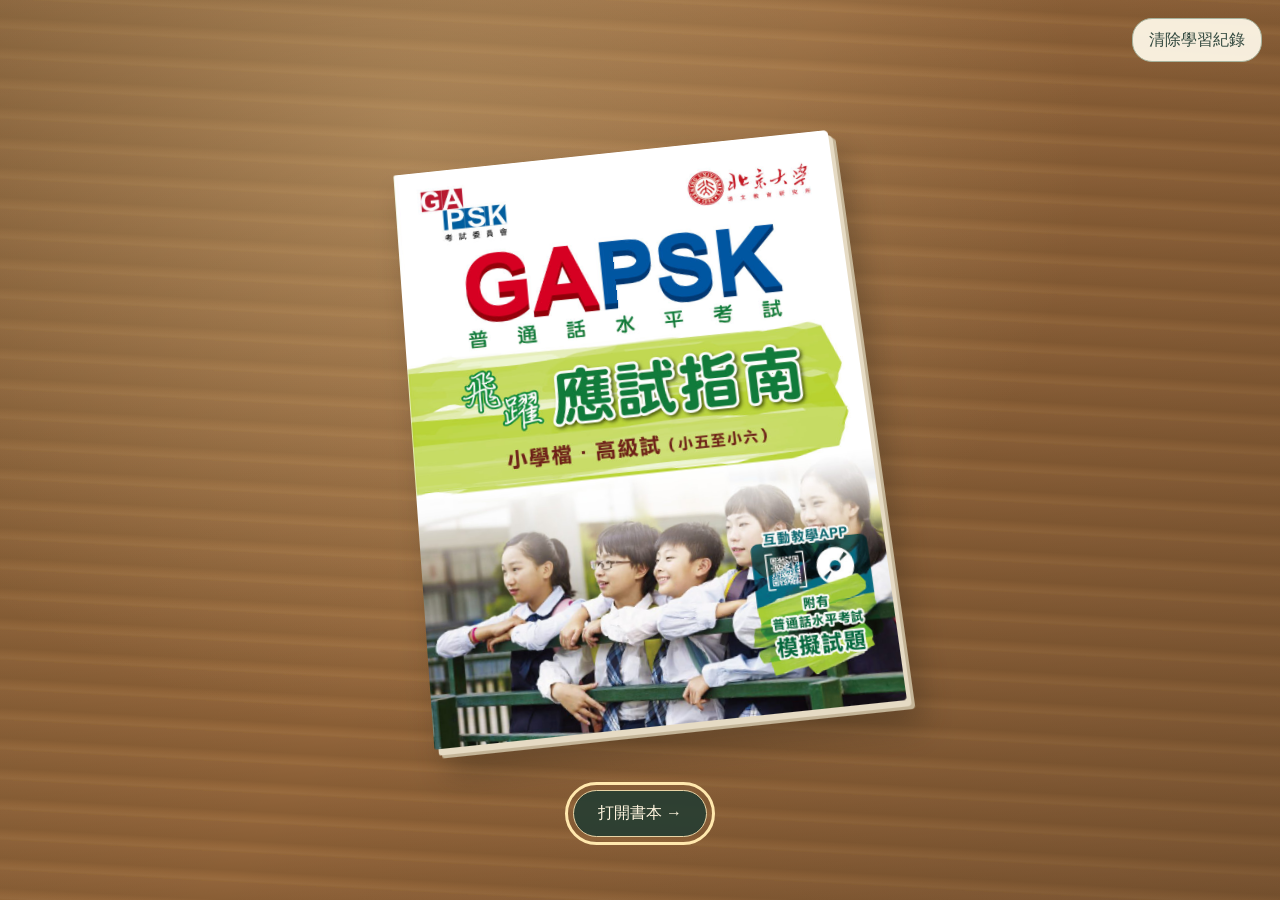
<file: index.html>
<!doctype html><html lang="zh-HK"><head><meta charset="utf-8"><meta name="viewport" content="width=device-width,initial-scale=1"><meta name="theme-color" content="#364c42"><meta name="description" content="小五普通話 · 車站聲音修復計劃。探索判音線索，建立自己的漢字庫，讓小鎮再次亮燈。"><link rel="preload" as="image" href="assets/planet-entrance-a.png"><title>GAPSK星球 · 車站聲音修復計劃</title><link rel="stylesheet" href="station.css"><link rel="stylesheet" href="immersive.css"><link rel="stylesheet" href="six.css?v=sayo-game1"><link rel="stylesheet" href="entrance.css"><link rel="stylesheet" href="learning-reset.css?v=1"></head><body>
<header class="topbar"><a href="#town" class="brand">✧ <span>GAPSK星球<small>GAPSK PLANET</small></span></a><div class="top-actions"><button id="libraryBtn">我的漢字庫 <span id="count">0</span></button></div></header>
<main id="app"></main><p id="storage" role="status"></p><div id="toast" role="status" aria-live="polite"></div>
<dialog id="taskDialog" class="task-sheet" aria-label="車站調查任務"></dialog><dialog id="modal"><button class="close" aria-label="關閉視窗">×</button><div id="modalBody"></div></dialog>
<footer>小五普通話 · 35 分鐘的修復旅程 <span>先推測，再驗證。</span></footer>
<script src="lesson-data.js?v=sayo-game1"></script><script src="six-state.js?v=sayo-game1"></script><script src="immersive.js?v=reset1"></script><script src="entrance.js"></script><script src="station-celebration.js?v=sayo-game1"></script><script src="six-app.js?v=fault-audio-20261122"></script><script src="learning-reset.js?v=1"></script></body></html>
</file>
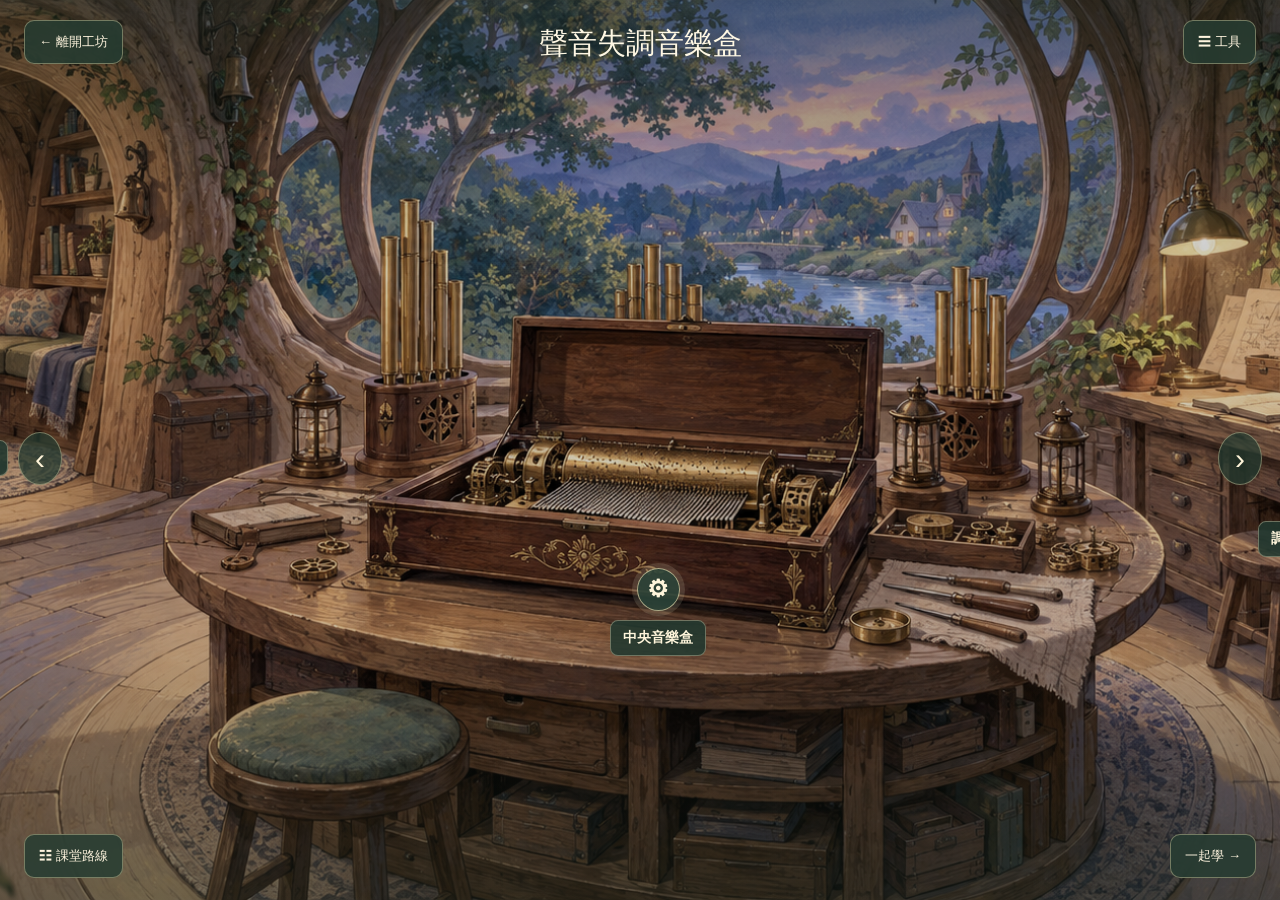
<file: chapter-2.html>
<!doctype html><html lang="zh-HK"><head><meta charset="utf-8"><meta name="viewport" content="width=device-width,initial-scale=1"><meta name="theme-color" content="#344f48"><title>第二章 · 聲音失調音樂盒</title><link rel="stylesheet" href="chapter2.css"></head><body class="immersive-workshop"><div id="workshopWorld"></div><p id="storage" role="status"></p><dialog id="workshopTask" aria-label="工坊修復任務"><header class="workshop-task-head"><span id="taskLocation"></span><button id="closeWorkshopTask" autofocus>✕ 回到工坊</button></header><main id="app"></main></dialog><dialog id="modal"><button id="close" aria-label="關閉手冊">×</button><div id="modalBody"></div></dialog><div id="notice" role="status" aria-live="polite"></div><script src="chapter2-data.js"></script><script src="chapter2-state.js"></script><script src="chapter2-workshop.js"></script><script src="chapter2-app.js"></script></body></html>
</file>
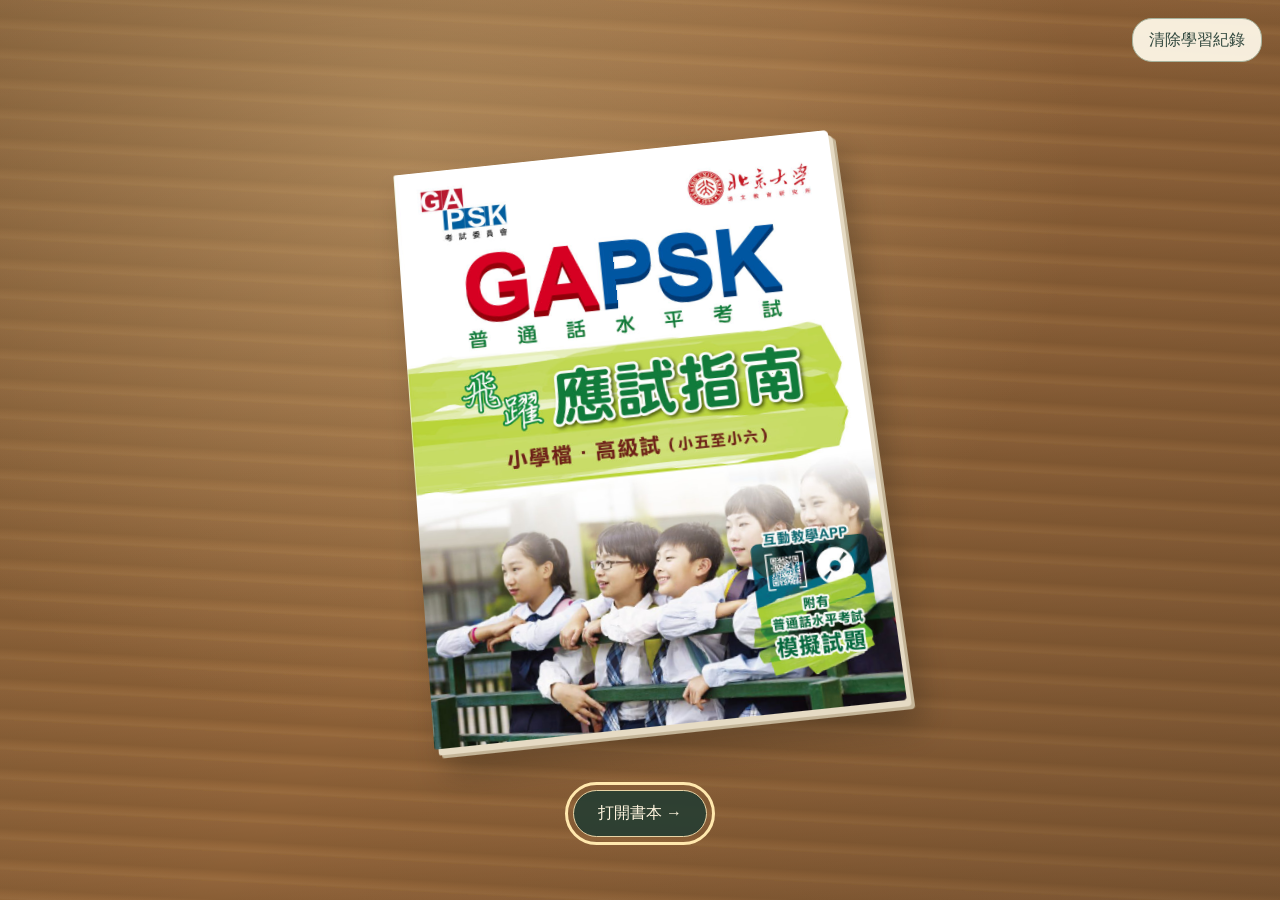
<file: storybook.html>
<!doctype html><html lang="zh-Hant"><meta charset="utf-8"><meta name="viewport" content="width=device-width,initial-scale=1"><title>GAPSK星球 · 教師版</title><link rel="stylesheet" href="prologue.css?v=mission-copy1"><link rel="stylesheet" href="storybook.css"><link rel="preload" as="image" href="assets/book-planet-cutout.png"><link rel="preload" as="image" href="assets/book-background-clean.png"><link rel="stylesheet" href="learning-reset.css?v=teacher-export1"><body><main id="book" data-scene="planet"><div class="sky" aria-hidden="true"></div><div id="viewport"><div class="camera" id="camera"><div class="float-world"><img class="world-art" src="assets/planet-entrance-a.png" alt="綠色森林環繞的童話星球，溪流經過石橋與木造車站" fetchpriority="high" draggable="false"><svg class="river-light" viewBox="0 0 1536 1024" aria-hidden="true"><defs>
<filter id="movingWater" x=".39" y=".36" width=".24" height=".36" color-interpolation-filters="sRGB"><feTurbulence id="waterNoise" type="fractalNoise" baseFrequency=".023 .075" numOctaves="1" seed="7" result="noise"/><feDisplacementMap in="SourceGraphic" in2="noise" scale="5" xChannelSelector="R" yChannelSelector="G"/></filter>
<mask id="riverMask"><g fill="none" stroke="white" stroke-linecap="round"><path d="M893 398Q883 419 853 433Q827 445 803 464L784 483" stroke-width="17"/><path d="M775 548Q753 563 732 578Q712 589 691 611L681 632" stroke-width="24"/><path d="M679 651Q689 670 683 694" stroke-width="11"/></g></mask>
<filter id="waterSoft"><feGaussianBlur stdDeviation=".55"/></filter></defs>
<g mask="url(#riverMask)"><image href="assets/planet-entrance-a.png" width="1536" height="1024" filter="url(#movingWater)"/></g>
<g class="water-trails" fill="none" stroke="#f1f5e6" stroke-linecap="round" filter="url(#waterSoft)">
<path class="current current-one" d="M893 398Q883 419 853 433Q827 445 803 464L784 483"/><path class="current current-two" d="M900 399Q888 425 858 441Q835 455 811 472"/>
<path class="current current-three" d="M775 548Q753 563 732 578Q712 589 691 611L681 632"/><path class="current current-four" d="M786 549Q764 567 742 583Q724 599 700 616"/>
<path class="falling-water" d="M676 650Q685 669 680 696M682 649Q693 671 686 697"/>
</g></svg><div class="town-glow" aria-hidden="true"></div><a href="chapter-2.html" class="place chapter-two-place"><span class="beacon"></span><span class="place-card">音樂盒工坊<small>第二章 · 聲音失調音樂盒 →</small></span></a><button id="station" class="place"><span class="beacon"></span><span class="place-card">鼻音迷失車站<small>走過石橋，進入月台 →</small></span></button></div></div></div><div class="platform" id="platform"><div class="platform-camera"><img src="assets/station-platform-v1.png" alt="木造車站月台，左邊停靠紅色列車，右邊是廣播機與木桌" draggable="false"><button id="intro-radio" hidden>調查廣播機 →</button><i class="lamp lamp-one"></i><i class="lamp lamp-two"></i></div></div><div class="mist mist-one" aria-hidden="true"></div><div class="mist mist-two" aria-hidden="true"></div><div id="sparks" aria-hidden="true"></div><div class="shade" aria-hidden="true"></div><header><a href="#planet" data-view="planet">GAPSK星球</a><button data-clear-learning>清除學習紀錄</button><button id="motion" aria-pressed="false">暫停動態</button></header><section class="copy" aria-live="polite"><p id="eyebrow">A LITTLE WORLD, WAITING FOR YOU</p><h1 id="title">有一座小鎮，<br>正在等待你的聲音。</h1><p id="description">循着河流與燈光，開啟你的修復旅程。</p></section><nav class="journey" aria-label="場景路線"><button data-view="planet" aria-current="step">01 星球</button><i></i><button data-view="town">02 小鎮</button><i></i><button data-view="station">03 車站</button></nav><aside class="view-tools" hidden><button id="lookLeft" aria-label="向左看">←</button><span>左右查看</span><button id="lookRight" aria-label="向右看">→</button><button id="recenter">回到車站</button></aside><footer><div class="preview"><button id="repair" aria-pressed="false">試看修復後的燈光 ✧</button><button id="replayFireworks" hidden>再放一次煙花 ✨</button><small id="status">畫面試看 · 不改變學習進度</small></div><button id="next" class="next">進入小鎮 <span>→</span></button></footer><div class="error" hidden role="alert">圖片未能載入，請重新整理。<a href="./#chapter-1">直接進入課堂 →</a></div></main><section id="book-cover-intro" aria-label="GAPSK 課本" hidden><div class="book-painting" aria-hidden="true"><div class="paper-spread"></div><div class="rising-world"></div><svg id="planet-bolt" viewBox="0 0 804 720" aria-hidden="true"><path d="M630 -15 558 99 600 87 482 250 524 161 487 174 561 45 536 58Z" fill="#fcf4ff"/><path d="M558 99 645 135 603 176" fill="none" stroke="#dfccff" stroke-width="4"/></svg><div class="planet-impact" aria-hidden="true"></div></div><img class="cover-art" src="assets/gapsk-cover.png" alt="GAPSK 飛躍應試指南，小五至小六"><button class="intro-reset" data-clear-learning>清除學習紀錄</button><button id="open-textbook">打開書本 →</button><button id="skip-intro" hidden>略過</button><p id="intro-mission" role="status" hidden>GAPSK星球的聲音突然亂了！<br>快用你的標準普通話，讓小鎮恢復生機吧！</p><button id="enter-intro" hidden>進入小鎮 <span aria-hidden="true">→</span></button></section><script src="storybook-fireworks.js"></script><script src="storybook.js"></script><script src="prologue.js?v=mission-copy1"></script><script src="learning-reset.js?v=1"></script></body></html>
</file>
<file: station.css>
@import url('https://fonts.googleapis.com/css2?family=Noto+Serif+TC:wght@400;600;700&display=swap');
:root{--ink:#30473d;--muted:#70796d;--paper:#f7f4e9;--line:#d9dece;--green:#355c48;--gold:#b38c47;--lav:#e9e5f1}*{box-sizing:border-box}body{margin:0;color:var(--ink);background:var(--paper);font:16px/1.7 -apple-system,BlinkMacSystemFont,'PingFang HK',sans-serif}button,a,input,textarea,select{-webkit-tap-highlight-color:transparent}button,.button{font:inherit;cursor:pointer;min-height:46px;padding:10px 18px;border:1px solid var(--line);border-radius:12px;background:#fffdf5;color:var(--ink);text-decoration:none;display:inline-flex;align-items:center;justify-content:center;gap:8px;transition:background .2s,transform .2s}button:hover,.button:hover{background:#e7eddf}button:disabled{opacity:.45;cursor:not-allowed}button.primary,.button.primary{background:var(--green);color:#fff;border-color:var(--green)}button:focus-visible,a:focus-visible,input:focus-visible,textarea:focus-visible{outline:3px solid #af7b3a;outline-offset:4px}h1,h2,h3,.serif{font-family:'Noto Serif TC',Georgia,serif;line-height:1.4}h1{font-size:clamp(30px,4.2vw,54px);font-weight:600;letter-spacing:.03em;margin:10px 0 20px}h2{font-size:28px;margin:10px 0 18px}h3{font-size:21px;margin:12px 0}p{margin:8px 0 18px}.topbar{max-width:1480px;margin:auto;display:flex;align-items:center;justify-content:space-between;padding:20px 38px;gap:16px}.brand{display:flex;gap:12px;align-items:center;color:var(--ink);text-decoration:none;font-family:'Noto Serif TC',serif;font-size:24px}.brand>span{display:block}.brand small{display:block;font:9px/1.9 sans-serif;letter-spacing:.18em}.top-actions{display:flex;gap:10px}.top-actions button{font-size:14px;background:transparent}#count{background:var(--green);border-radius:50%;color:white;min-width:23px}main{max-width:1400px;margin:auto;padding:0 38px 30px}.eyebrow{text-transform:uppercase;letter-spacing:.18em;font-size:12px;color:#78806b;font-weight:600}.town-intro{display:flex;justify-content:space-between;align-items:end;gap:24px;padding:24px 0}.town-intro h1{margin-bottom:6px}.town-intro p{max-width:420px}.map{position:relative;aspect-ratio:1.5;border-radius:22px;overflow:hidden;background:#aab5ac;box-shadow:0 20px 50px #384d3a18}.map-base,.map-patch{position:absolute;inset:0;background:url('assets/town-pair.png') left center/200% 100% no-repeat}.map-patch{background-position:right;mask-image:radial-gradient(ellipse 25% 24% at 26% 69%,black 65%,transparent 100%);opacity:0;transition:opacity 2s}.restored .map-patch{opacity:1}.map:after{content:'';position:absolute;inset:0;box-shadow:inset 0 0 65px #2f3f3030;pointer-events:none}.map-pin{position:absolute;z-index:2;background:#fbf7e9ee;border-radius:13px;box-shadow:0 5px 18px #283e3030;padding:11px 16px;display:flex;flex-direction:column;gap:0;font-size:15px}.map-pin small{font-size:11px;color:var(--muted)}.station-pin{left:13%;top:67%;border:2px solid #9b7847}.post-pin{left:19%;top:27%}.valley-pin{left:48%;top:30%}.market-pin{left:72%;top:47%}.tower-pin{left:74%;top:78%}.map-legend{position:absolute;bottom:18px;left:22px;z-index:2;background:#fffdf1e8;padding:6px 14px;border-radius:30px;font-size:12px}.under-map{display:flex;justify-content:space-between;margin:22px 0;color:var(--muted);font-size:14px}.lesson-header{display:flex;justify-content:space-between;gap:18px;align-items:center;margin:24px 0}.lesson-header h1{font-size:32px;margin:0}.lesson-header p{margin:0}.steps{display:grid;grid-template-columns:repeat(5,1fr);gap:8px;margin-bottom:24px}.steps button{justify-content:flex-start;font-size:13px;border-radius:9px;padding:10px}.steps button.active{background:var(--green);color:white}.steps b{font-family:Georgia;font-size:24px;font-weight:400}.scene-layout{display:grid;grid-template-columns:minmax(260px,.7fr) minmax(420px,1.3fr);gap:24px;align-items:start}.scene-art{position:sticky;top:20px;background:#e8eadc;border-radius:18px;overflow:hidden}.scene-crop{height:260px;background:url('assets/town-pair.png') left center/200% 100%;position:relative}.scene-art.restored .scene-crop{background-position:right}.scene-crop .ticket{position:absolute;bottom:16px;left:18px;background:#f7f2dfe8;padding:8px 16px;border:1px dashed #9ca787;border-radius:5px;font-size:12px;letter-spacing:.12em}.station-message{padding:22px}.station-message p{font-family:'Noto Serif TC',serif;font-size:19px}.station-message .role{font-size:12px;color:var(--muted);font-family:inherit}.panel{background:#fffdf7;border:1px solid var(--line);padding:30px;border-radius:18px;min-width:0;box-shadow:0 8px 20px #253d2510}.panel .lead{color:var(--muted);font-size:15px}.actions{display:flex;gap:10px;flex-wrap:wrap;margin-top:20px}.small{font-size:13px;color:var(--muted)}.notice{background:#eeeee3;border-left:3px solid #9ba788;padding:12px 16px;font-size:14px;border-radius:0 9px 9px 0;margin:18px 0}.broadcast{background:#eef0e8;border-radius:16px;padding:30px;text-align:center}.sound-waves{display:flex;align-items:center;justify-content:center;gap:6px;height:60px;margin:12px}.sound-waves i{display:block;width:5px;height:20px;background:#728c72;border-radius:5px}.sound-waves i:nth-child(2n){height:40px}.playing .sound-waves i{animation:pulse .65s infinite alternate}.quote{font-size:24px;letter-spacing:.1em}.revealed{padding:20px;background:#f4eddb;border-radius:12px;margin:15px 0}.switches,.tabs{display:flex;gap:8px;flex-wrap:wrap;margin:15px 0}.selected{background:var(--green)!important;color:white!important}.mouth{width:100%;max-height:200px;background:#f3eee6;border-radius:14px}.pairs{display:grid;grid-template-columns:repeat(3,1fr);gap:8px}.pairs button{font-size:18px}.research-cards{display:flex;gap:8px;flex-wrap:wrap;margin:22px 0}.char-card{flex:1;min-width:58px;padding:15px 8px;background:#f1efdf;border:1px solid #dfdfcd;border-radius:12px;text-align:center}.char-card strong{font-family:'Noto Serif TC',serif;font-size:34px;display:block}.char-card small{display:block;color:#7a6140}.question{border-top:1px dashed var(--line);padding-top:18px}.word-stage{text-align:center;background:#f0f1e7;border-radius:14px;padding:22px;margin:15px 0}.word-stage .big{font-family:'Noto Serif TC',serif;font-size:82px;line-height:1.4}.badge{font-size:12px;display:inline-block;border-radius:20px;background:#e7e4f0;color:#686278;padding:3px 12px}.answers{display:grid;grid-template-columns:repeat(6,1fr);gap:7px;margin:15px 0}.answers button{font-size:20px;padding:10px 4px}.field{display:block;margin:18px 0}select,textarea{font:inherit;border:1px solid #c5cdbb;border-radius:9px;padding:12px;background:white;color:var(--ink);width:100%}textarea{resize:vertical;min-height:100px}.feedback{padding:15px 18px;border-radius:10px;background:#e8eddf;margin-top:16px}.feedback.error{background:#f5e8d7}.progress{height:6px;background:#e2e7d8;border-radius:10px;overflow:hidden;margin:16px 0}.progress span{height:100%;background:#73906a;display:block}.book-grid{display:grid;grid-template-columns:repeat(3,1fr);gap:10px}.book-entry{border:1px solid var(--line);padding:14px;border-radius:12px;background:#f7f5e9}.book-entry summary{cursor:pointer;min-height:44px}.book-entry strong{font-family:'Noto Serif TC';font-size:27px}.book-entry p{font-size:13px;margin:7px 0}.metrics{display:grid;grid-template-columns:repeat(3,1fr);gap:10px;text-align:center;margin:20px 0}.metric{background:#efefe2;border-radius:12px;padding:16px 5px}.metric strong{font-family:Georgia;font-size:34px;display:block}.check{display:flex;align-items:flex-start;gap:12px;margin:18px 0;cursor:pointer}.check input{width:24px;height:24px;flex-shrink:0}.next-row{display:flex;justify-content:space-between;gap:15px;margin:22px 0}.next-row button{font-size:14px}dialog{border:1px solid var(--line);border-radius:20px;max-width:800px;width:calc(100% - 32px);max-height:88vh;padding:35px;color:var(--ink);background:var(--paper)}dialog::backdrop{background:#24362b88;backdrop-filter:blur(4px)}.close{float:right;font-size:24px;width:46px;padding:0;margin-left:15px}table{width:100%;border-collapse:collapse;font-size:14px}td,th{text-align:left;padding:12px 8px;border-bottom:1px solid var(--line)}#storage{text-align:center;color:#996135;font-size:13px}#toast{position:fixed;bottom:20px;left:50%;transform:translateX(-50%);z-index:20;background:#30473df2;color:white;max-width:90%;border-radius:15px;padding:12px 20px;display:none}footer{padding:22px 38px;border-top:1px solid var(--line);font-size:12px;display:flex;justify-content:space-between;color:var(--muted)}.firework{position:fixed;left:50%;top:40%;pointer-events:none;z-index:30;width:6px;height:6px;background:var(--c);border-radius:50%;animation:burst 1.6s ease-out forwards}.restored-banner{padding:20px;background:#e8eddb;border-radius:12px;text-align:center}.train{display:inline-block;font-size:30px;animation:train 4s ease-in-out forwards}.sr-only{position:absolute;width:1px;height:1px;overflow:hidden;clip:rect(0,0,0,0)}@keyframes burst{from{transform:translate(0,0);opacity:1}to{transform:translate(var(--x),var(--y));opacity:0}}@keyframes pulse{to{transform:scaleY(.4)}}@keyframes train{to{transform:translateX(100px)}}@media(max-width:900px){.scene-layout{grid-template-columns:1fr}.scene-art{position:static;display:grid;grid-template-columns:1fr 1fr}.scene-crop{height:210px}.station-message{padding:18px}.station-message p{font-size:17px}.steps button{font-size:12px;gap:5px}.steps b{font-size:20px}.panel{padding:24px}.town-intro{display:block}}@media(max-width:600px){main{padding:0 16px 24px}.topbar{padding:16px;align-items:start}.brand{font-size:19px}.brand small{font-size:7px}.top-actions{gap:4px}.top-actions button{font-size:12px;padding:8px}.town-intro{padding:15px 0}.town-intro p{font-size:14px}.map{aspect-ratio:1/1}.map-base,.map-patch{background-size:200% 100%}.map-pin{padding:6px 9px;font-size:11px;min-height:44px}.map-pin small{display:none}.post-pin{left:15%}.station-pin{left:7%}.market-pin{left:67%}.tower-pin{left:68%}.map-legend{font-size:10px;bottom:10px;left:10px}.steps{grid-template-columns:repeat(5,1fr);gap:4px}.steps button{padding:8px 3px;flex-direction:column;font-size:10px}.lesson-header h1{font-size:25px}.scene-art{display:block}.scene-crop{height:180px}.station-message{padding:15px}.station-message p{margin-bottom:0}.panel{padding:20px}.answers{grid-template-columns:repeat(3,1fr)}.book-grid{grid-template-columns:1fr 1fr}.under-map{display:block}.lesson-header{align-items:start}.lesson-header button{font-size:12px;padding:8px}.quote{font-size:20px}footer{padding:18px;gap:15px}.pairs{grid-template-columns:1fr}.metrics{gap:5px}.metric{font-size:12px}}@media(prefers-reduced-motion:reduce){*{animation:none!important;transition:none!important;scroll-behavior:auto!important}}
/* Keep the rest of the town dormant when only the station has been repaired. */
.scene-art.restored .scene-crop{background-position:left}.scene-art.restored .scene-crop:before{content:'';position:absolute;inset:0;background:url('assets/town-pair.png') right center/200% 100%;mask-image:radial-gradient(ellipse 25% 24% at 26% 69%,black 65%,transparent 100%)}.scene-crop .ticket{z-index:1}
.broadcast-audit{margin-top:16px}.broadcast-audit summary{cursor:pointer;min-height:44px;padding:10px 0;font-weight:600}.broadcast .quote,.revealed .quote{font-size:21px;line-height:1.9;letter-spacing:.035em;text-align:left}.broadcast button{margin:4px}
</file>
<file: immersive.css>
body.in-station{overflow:hidden;background:#26342c}.in-station>.topbar,.in-station>footer{display:none}.in-station #app{max-width:none;padding:0;margin:0}.in-station #storage{position:fixed;bottom:0;z-index:15;background:#f8f4dc;margin:0;width:100%}.station-stage{height:100vh;height:100svh;width:100%;position:relative;overflow:hidden;background:#344438;color:#fff8e9}.scene-scroll{position:absolute;inset:0;overflow-x:auto;overflow-y:hidden;scrollbar-width:none;overscroll-behavior:contain;touch-action:pan-x}.scene-scroll::-webkit-scrollbar{display:none}.scene-world{position:relative;height:100%;width:max(100%,177.78svh);min-width:100%;isolation:isolate}.platform-image{position:absolute;width:100%;height:100%;object-fit:cover;filter:saturate(.65) brightness(.76);transition:filter 2.3s;user-select:none;pointer-events:none}.station-shade{position:absolute;inset:0;background:linear-gradient(180deg,#0b1c235c,transparent 28%,transparent 65%,#192a2473);pointer-events:none}.is-repaired .platform-image{filter:saturate(1) brightness(1)}.scene-top{position:absolute;z-index:4;left:26px;right:26px;top:22px;display:flex;justify-content:space-between;align-items:flex-start;gap:18px;pointer-events:none}.scene-top>*{pointer-events:auto}.scene-top button,.scene-route summary,.scene-directions button,.show-dialogue{color:#fff7df;background:#273c32cc;border:1px solid #f5f0ce48;backdrop-filter:blur(14px);box-shadow:0 3px 18px #07191126;min-height:44px}.scene-top button:hover,.scene-directions button:hover{background:#46614e}.location-plaque{text-align:center;position:absolute;left:50%;transform:translateX(-50%);text-shadow:0 2px 10px #16251f;padding:0 12px;pointer-events:none}.location-plaque p{font-size:10px;letter-spacing:.25em;margin:0;color:#f1e8cd}.location-plaque h1{font-size:clamp(20px,2.3vw,32px);margin:4px 0;font-weight:500;white-space:nowrap}.location-plaque span{font-size:11px;letter-spacing:.08em;color:#e9dec4}.scene-tools{display:flex;gap:7px}.scene-tools button{font-size:12px;padding:8px 14px}.scene-back{font-size:13px}.object-hotspot{position:absolute;transform:translate(-50%,-50%);border:0;padding:0;background:none!important;color:#fff8de;z-index:3;display:flex;align-items:center;flex-direction:column;gap:8px;overflow:visible;min-width:48px;max-width:160px;text-shadow:0 2px 5px #12241e}.object-ring{height:42px;width:42px;display:flex;align-items:center;justify-content:center;font-size:24px;background:#2e473bd6;border:1px solid #e7dcadab;border-radius:50%;box-shadow:0 0 0 5px #e7dfbd20;backdrop-filter:blur(5px);transition:transform .2s,box-shadow .2s}.object-hotspot.current .object-ring{background:#b49b5f;color:#233d30;box-shadow:0 0 0 7px #e7dfbd32;text-shadow:none}.object-caption{white-space:nowrap;background:#22382fdb;border:1px solid #d8cfad55;border-radius:8px;padding:5px 12px;font-size:13px;backdrop-filter:blur(8px);box-shadow:0 5px 14px #10221840}.object-caption small{display:block;font-size:10px;color:#ddd7bf;max-height:0;opacity:0;overflow:hidden;transition:.2s}.object-hotspot:hover .object-caption small,.object-hotspot:focus-visible .object-caption small,.object-hotspot.current .object-caption small{max-height:30px;opacity:1}.object-hotspot:hover .object-ring{transform:scale(1.12);box-shadow:0 0 0 9px #e7dfbd30}.object-hotspot:focus-visible{outline:2px solid #ffedb7;border-radius:10px}.station-dialogue{position:absolute;z-index:5;left:50%;bottom:24px;transform:translateX(-50%);width:min(900px,calc(100% - 190px));display:flex;align-items:center;gap:18px;border:1px solid #c5b98d8a;border-radius:16px;background:linear-gradient(120deg,#f9f4e8f0,#eee6d3ed);box-shadow:0 10px 45px #11251f55;backdrop-filter:blur(20px);padding:20px 25px;color:#344d3f}.station-dialogue[hidden],.show-dialogue[hidden]{display:none}.portrait{width:52px;height:52px;border-radius:50%;border:1px solid #a89f80;display:grid;place-items:center;font-size:28px;color:#8c7b50;background:#ede6cf;flex-shrink:0}.dialogue-copy{flex:1}.dialogue-copy>span{font-size:11px;letter-spacing:.15em;color:#8b805d}.dialogue-copy p{font-family:'Noto Serif TC',serif;font-size:17px;margin:4px 0;line-height:1.7}.dialogue-action{flex-shrink:0;background:#35533f;color:#fffae9;border:0;font-size:13px;padding:12px 16px}.dialogue-hide{position:absolute;right:6px;top:4px;border:0;background:none!important;min-height:32px;padding:0 8px;color:#7b8068}.show-dialogue{position:absolute;bottom:28px;left:50%;transform:translateX(-50%);z-index:5}.scene-route{position:absolute;z-index:6;left:24px;bottom:28px;font-size:12px}.scene-route summary{list-style:none;cursor:pointer;border-radius:12px;padding:12px 14px;min-height:44px}.scene-route summary::-webkit-details-marker{display:none}.scene-route nav{position:absolute;bottom:55px;left:0;padding:9px;width:240px;border-radius:14px;background:#f7f2e5f5;box-shadow:0 10px 40px #15241b55;backdrop-filter:blur(16px);display:flex;flex-direction:column;gap:5px}.scene-route nav button{justify-content:flex-start;text-align:left;border:0;background:none;font-size:14px;gap:14px;min-height:56px}.scene-route nav button>small{font:23px Georgia;color:#a99b74}.scene-route nav em{display:block;font-style:normal;font-size:11px;opacity:.7}.scene-directions{position:absolute;z-index:4;left:24px;right:24px;top:50%;display:flex;align-items:center;justify-content:space-between;pointer-events:none}.scene-directions button{pointer-events:auto;width:42px;padding:0;font:30px Georgia;border-radius:50%}.scene-directions span{position:absolute;top:-160px;left:50%;transform:translateX(-50%);font-size:11px;background:#233a32b0;color:#f1ebd5;padding:5px 12px;border-radius:20px;white-space:nowrap}.arrival-title{position:absolute;pointer-events:none;left:50%;top:43%;transform:translate(-50%,-50%);z-index:8;text-align:center;text-shadow:0 4px 30px #13241f;color:#fff8e2;opacity:0;display:none}.entering .arrival-title{display:block;animation:arrival-text 2.2s ease both}.arrival-title small{display:block;font-size:12px;letter-spacing:.3em}.arrival-title strong{display:block;font:clamp(23px,3vw,38px)/1.8 'Noto Serif TC',serif;white-space:nowrap;margin-top:12px}.entering .platform-image{animation:arrival-scene 2.2s ease-out both}.station-lights{position:absolute;inset:0;pointer-events:none;opacity:0;transition:opacity 2s}.station-lights i{position:absolute;width:20px;height:24px;background:#ffeab0;border-radius:50%;filter:blur(8px);box-shadow:0 0 45px 22px #ffd27170;transform:translate(-50%,-50%)}.is-repaired .station-lights{opacity:1}.steam{position:absolute;left:15%;top:37%;width:15%;height:30%;pointer-events:none;opacity:.18}.steam i{position:absolute;width:50px;height:60px;filter:blur(20px);background:#e1e4d7;border-radius:50%;animation:steam-rise 12s ease-in infinite}.steam i:nth-child(2){animation-delay:-4s;left:35%}.steam i:nth-child(3){animation-delay:-8s;left:15%}.task-sheet{position:fixed;inset:20px 20px 20px auto;margin:0;width:min(640px,calc(100% - 40px));max-width:none;max-height:calc(100svh - 40px);height:calc(100svh - 40px);padding:0;border:1px solid #d4c9ac;border-radius:18px;background:#f8f5eaf5;box-shadow:-20px 0 60px #152a2638;overflow:auto;color:#30473d;backdrop-filter:blur(16px)}.task-sheet::backdrop{background:#1b2b2438;backdrop-filter:none}.task-sheet[open]{animation:task-arrive .3s ease-out}.task-sheet-header{position:sticky;top:0;z-index:3;display:flex;align-items:center;justify-content:space-between;background:#eae6d8f5;backdrop-filter:blur(14px);padding:12px 22px;border-bottom:1px solid #d6d1c0;font-size:12px;letter-spacing:.08em}.task-sheet-header button{font-size:12px;min-height:40px;border:0;background:none;padding:6px 10px}.task-sheet .panel{background:none;border:0;border-radius:0;box-shadow:none;padding:24px 30px}.task-sheet-footer{padding:5px 30px 25px;display:flex;justify-content:flex-end}.task-sheet .broadcast{background:#e8ebdf}.task-sheet .answers{grid-template-columns:repeat(6,1fr)}.task-sheet h2{font-size:25px}.task-sheet .big{font-size:64px}.task-sheet .word-stage{padding:12px}.task-sheet .scene-art{display:none}.in-station #modal{z-index:30}.in-station #toast{bottom:16px}.station-stage:fullscreen{height:100vh}.station-stage:fullscreen .scene-world{width:max(100%,177.78vh)}@keyframes arrival-scene{from{transform:scale(1.055);opacity:.25}to{transform:scale(1);opacity:1}}@keyframes arrival-text{0%,100%{opacity:0}25%,65%{opacity:1}}@keyframes task-arrive{from{transform:translateX(35px);opacity:0}to{transform:translateX(0);opacity:1}}@keyframes steam-rise{0%{transform:translateY(60px) scale(.6);opacity:0}30%{opacity:1}100%{transform:translate(50px,-100px) scale(2);opacity:0}}@media(min-aspect-ratio:16/9){.scene-directions{display:none}.scene-world{width:100%}}@media(max-width:900px){.scene-top{left:16px;right:16px;top:16px}.scene-tools button{padding:8px 10px}.location-plaque{top:58px}.station-dialogue{width:calc(100% - 36px);bottom:78px;padding:18px;gap:13px}.dialogue-copy p{font-size:16px}.scene-route{left:18px;bottom:20px}.scene-directions span{top:-100px}.task-sheet{inset:16px 16px 16px auto;width:min(620px,calc(100% - 32px));height:calc(100svh - 32px);max-height:calc(100svh - 32px)}}@media(max-width:600px){.scene-tools{gap:5px}.scene-tools button{font-size:11px;padding:7px 9px}.scene-back{font-size:11px;padding:8px 10px}.scene-top{gap:8px}.location-plaque{top:62px}.location-plaque h1{font-size:25px}.station-dialogue{display:grid;grid-template-columns:1fr auto;gap:10px;padding:16px;bottom:77px}.portrait{display:none}.dialogue-copy{grid-column:1/-1}.dialogue-copy p{font-size:15px}.dialogue-action{grid-column:1/-1;justify-self:end;font-size:12px;min-height:42px;padding:9px 14px}.scene-directions{left:12px;right:12px}.task-sheet{inset:8px;width:calc(100% - 16px);height:calc(100svh - 16px);max-height:calc(100svh - 16px)}.task-sheet .panel{padding:22px 18px}.task-sheet-header{padding:10px 14px}.task-sheet .answers{grid-template-columns:repeat(3,1fr)}.task-sheet-footer{padding:0 18px 20px}.task-sheet .pairs{grid-template-columns:repeat(3,1fr)}.task-sheet .pairs button{font-size:14px;padding:9px 4px}.object-caption{font-size:12px}.arrival-title strong{white-space:normal;width:300px;font-size:25px}}@media(prefers-reduced-motion:reduce){.arrival-title{display:none!important}.steam{display:none}.entering .platform-image{animation:none}}
</file>
<file: six.css>
.tongue-pair{display:grid;grid-template-columns:1fr 1fr;gap:12px}.tongue-pair section{background:#eeeee2;border-radius:12px;padding:14px}.tongue-pair h3{font-size:19px}.tongue-pair p{font-size:14px}.pairs button{flex-direction:column;font-size:17px}.pairs small{font-size:12px}.full-options{display:grid;grid-template-columns:repeat(3,1fr);gap:10px;margin:16px 0}.full-options button{font-size:24px}.rule-options{display:grid;gap:9px}.rule-options button{text-align:left;justify-content:flex-start}.space-top{margin-top:20px}.field input{display:block;width:100%;font:inherit;font-size:24px;line-height:1.5;padding:12px;border:1px solid #b7c2ac;border-radius:10px;background:white;color:#30473d}.tone-pad{display:flex;gap:6px;flex-wrap:wrap}.tone-pad button{min-width:40px;padding:5px;font-size:20px}.sentence-tokens{display:flex;gap:7px;flex-wrap:wrap;margin:24px 0;align-items:center}.sentence-tokens button{font-family:'Noto Serif TC',serif;font-size:26px;min-width:46px;min-height:54px;padding:6px 10px}.sentence-tokens span{font-size:26px}.correction-cards{display:grid;grid-template-columns:1fr 1fr;gap:8px;margin:16px 0}.correction-cards>div{background:#e8eddd;border-radius:12px;padding:12px}.correction-cards strong{display:block}.correction-cards button{font-size:12px;margin-top:7px}.reading-gate{border-top:2px solid #b4bd9c;margin-top:25px;padding-top:15px}.task-sheet .research-cards{gap:5px}.task-sheet .char-card{min-width:44px;padding:10px 4px}.task-sheet .char-card strong{font-size:29px}.scene-route nav{max-height:65svh;overflow:auto}.arrival-train{position:fixed;bottom:8%;left:0;font-size:76px;z-index:20;pointer-events:none;animation:train-arrival 5s ease-out forwards}@keyframes train-arrival{from{transform:translateX(-150px)}to{transform:translateX(45vw)}}@media(max-width:600px){.tongue-pair{gap:6px}.tongue-pair section{padding:8px}.tongue-pair h3{font-size:16px}.correction-cards{grid-template-columns:1fr}.full-options button{font-size:21px}.task-sheet .char-card strong{font-size:25px}}
/* Text-led inquiry and quiet individual practice. */
.inquiry-group{padding:16px 0 24px;border-bottom:1px solid #d9dac9}.inquiry-arrow{align-self:center;font-size:28px;color:#8d784f}.target-char{border:2px solid #b8a173}.research-cards{flex-wrap:wrap}.char-card span{font-size:14px;display:block}.inquiry-group .char-card{min-width:76px}.tabs{flex-wrap:wrap}.station-celebration{position:fixed;inset:0;z-index:10000;display:grid;place-items:center;background:#142b3860;color:#fff4d8}.station-celebration canvas,.celebration-flash{position:absolute;inset:0;width:100%;height:100%;pointer-events:none}.celebration-message{z-index:2;text-align:center;padding:28px;max-width:650px;background:#183b38dc;border:1px solid #d6ba76;border-radius:24px;box-shadow:0 20px 100px #061d3066}.celebration-message h2{font-size:clamp(23px,4vw,36px);color:inherit}.celebration-actions:not([hidden]){display:flex;flex-wrap:wrap;justify-content:center;gap:14px;margin-top:24px}.celebration-flash{opacity:0;background:#e8f3ff}.lightning .celebration-flash{animation:station-strike .8s ease-out}.lightning:before{content:'';position:absolute;top:0;left:48%;width:130px;height:70%;background:#f4fdff;clip-path:polygon(60% 0,24% 39%,51% 39%,0 100%,95% 45%,62% 45%,100% 0);filter:drop-shadow(0 0 25px #9bd6ff);animation:station-bolt .8s both}.station-celebration.faulted{background:#131923c9}.faulted .celebration-message{background:#252e36ef;border-color:#8e99a1}.factory-fault .scene-world{filter:grayscale(1) brightness(.5)}@keyframes station-strike{0%{opacity:0}20%{opacity:.85}100%{opacity:0}}@keyframes station-bolt{0%,100%{opacity:0}20%,60%{opacity:1}}@media(prefers-reduced-motion:reduce){.lightning:before,.lightning .celebration-flash{animation:none;display:none}}

.silent-pair{padding:16px;border:1px solid #d9dac9;border-radius:14px;text-align:center;background:#f1f0e5}.silent-pair small{display:block;margin-top:6px}.quote strong{color:#375b49;font-weight:800;text-decoration:underline;text-decoration-color:#bda773;text-underline-offset:5px}

.tongue-placeholder{height:160px;border:1px dashed #d5d4c3;border-radius:16px;margin:12px 0}.game-placeholder{min-height:100px}.research-cards .flip-card{min-width:90px;flex:1 1 90px;max-width:160px;min-height:118px}.flip-card small{font-size:14px;display:block}.flip-card.flipped small{font-size:19px;animation:pinyin-turn .3s ease}.flip-card span{font-size:14px}.rule-gate{padding:22px 0}.rule-gate input{max-width:220px}.rule-error{color:#9f4039}@keyframes pinyin-turn{from{transform:rotateX(90deg);opacity:0}to{transform:rotateX(0);opacity:1}}@media(prefers-reduced-motion:reduce){.flip-card.flipped small{animation:none}}

.task-sheet .ten-word-grid{display:grid;grid-template-columns:repeat(5,minmax(0,1fr));gap:10px}.task-sheet .ten-word-grid .flip-card{min-width:0;max-width:none;width:100%;padding:12px 4px}.ten-word-grid .flip-card small{overflow-wrap:anywhere}@media(max-width:600px){.task-sheet .ten-word-grid{gap:5px}.ten-word-grid .flip-card small{font-size:12px}.ten-word-grid .flip-card.flipped small{font-size:15px}}

.supplied-tongue-pair{grid-template-columns:1fr;gap:20px}.tongue-reference{display:block;width:100%;height:auto;background:#fff;border-radius:10px;margin:12px 0}.supplied-tongue-pair section{padding:16px}
</file>
<file: entrance.css>
body.at-entrance{background:#b7c8e7}body.at-entrance>.topbar,body.at-entrance>footer{display:none}body.at-entrance #app{max-width:none;margin:0;padding:0}.planet-entry{position:relative;isolation:isolate;min-height:100svh;overflow:hidden;background:#b7c8e7;color:#293e4b;display:flex;align-items:center}.planet-art{position:absolute;inset:0 0 0 22%;display:flex;align-items:center;transition:transform 1.15s ease-in,opacity 1.15s;transform-origin:65% 45%;z-index:-2}.planet-art img{width:100%;height:100%;object-fit:cover;animation:planet-drift 9s ease-in-out infinite}.planet-entry:before{content:'';position:absolute;inset:0;z-index:-1;background:linear-gradient(90deg,#e7e5f4 0%,#e7e5f4f5 18%,#e7e5f4bb 31%,#e7e5f400 59%);pointer-events:none}.planet-copy{padding:70px clamp(26px,6vw,110px);width:55%;transition:opacity .55s,transform .7s}.planet-kicker{font-size:11px;letter-spacing:.25em;margin-bottom:55px}.planet-chapter{font-size:13px;letter-spacing:.18em;color:#50616c}.planet-copy h1{font-family:'Noto Serif TC',serif;font-size:clamp(25px,3.2vw,48px);line-height:1.6;margin:19px 0;font-weight:600;letter-spacing:.04em}.planet-copy h1 span{display:block;font-size:1.35em;letter-spacing:.17em}.planet-story{font-size:clamp(16px,1.4vw,21px);line-height:1.9;margin:24px 0 32px}.planet-enter{display:inline-flex;align-items:center;gap:40px;border:1px solid #647e7a;border-radius:100px;background:#344f48;color:#fff8e6;text-decoration:none;padding:16px 25px;box-shadow:0 8px 24px #344f481c;font-size:17px;min-height:58px;transition:background .2s,transform .2s}.planet-enter:hover{background:#49685d;transform:translateY(-2px)}.planet-enter:focus-visible,.planet-motion:focus-visible{outline:3px solid #725a9b;outline-offset:5px}.planet-enter span{font-size:27px;line-height:1}.planet-footnote{font-size:11px;color:#586876;margin-top:22px;letter-spacing:.05em}.planet-motion{position:absolute;bottom:20px;right:22px;font-size:12px;background:#f4f0e5d9;color:#405557;border:1px solid #7b8f9560;min-height:44px;padding:8px 15px;border-radius:30px}.planet-entry.still img{animation-play-state:paused}.planet-entry.departing .planet-art{transform:scale(1.55);opacity:.2}.planet-entry.departing .planet-copy{opacity:0;transform:translateY(-15px)}.planet-entry.departing .planet-motion{visibility:hidden}.planet-return{display:inline-block;color:#546657;font-size:13px;margin-bottom:18px;text-underline-offset:4px}@keyframes planet-drift{0%,100%{transform:translateY(0) scale(1.02)}50%{transform:translateY(-12px) scale(1.02)}}@media(max-width:850px){.planet-entry{display:block;padding-top:min(65vw,48svh)}.planet-art{inset:0 0 auto;height:min(78vw,58svh)}.planet-art img{object-fit:contain;mix-blend-mode:multiply}.planet-entry:before{background:linear-gradient(0deg,#e7e5f4 0%,#e7e5f4 34%,#e7e5f400 67%)}.planet-copy{position:relative;width:100%;text-align:center;padding:24px 20px 72px}.planet-kicker{margin:0 0 18px;font-size:9px}.planet-chapter{font-size:11px}.planet-copy h1{font-size:27px;margin:12px 0}.planet-copy h1 span{font-size:34px}.planet-story{font-size:16px;margin:14px 0 20px}.planet-footnote{font-size:10px}.planet-motion{bottom:12px;right:12px}.planet-art{transform-origin:50% 60%}}@media(prefers-reduced-motion:reduce){.planet-art img{animation:none}.planet-art,.planet-copy,.planet-enter{transition:none}.planet-entry.departing .planet-art{transform:none}}
body.at-entrance #storage:empty{display:none}
@media(max-width:850px){.planet-art{mask-image:linear-gradient(#000 0%,#000 82%,transparent 100%);-webkit-mask-image:linear-gradient(#000 0%,#000 82%,transparent 100%)}}
</file>
<file: chapter2.css>
:root{--ink:#344d44;--muted:#6d796f;--paper:#f7f3e8;--green:#3c6252;--line:#d9decd;--lav:#e9e5f0;--gold:#b08b4a}*{box-sizing:border-box}body{margin:0;background:var(--paper);color:var(--ink);font:16px/1.7 -apple-system,BlinkMacSystemFont,'PingFang HK',sans-serif}button,input,textarea{font:inherit}button,a,input,textarea{touch-action:manipulation}button,.button{min-height:46px;padding:10px 17px;border:1px solid var(--line);background:#fffdf6;color:var(--ink);border-radius:12px;cursor:pointer;text-decoration:none;display:inline-flex;align-items:center;justify-content:center;gap:8px}button:hover,.button:hover{background:#eaf0e3}button:disabled{opacity:.45;cursor:default}.primary{background:var(--green)!important;color:#fff7e6!important;border-color:var(--green)!important}button:focus-visible,a:focus-visible,input:focus-visible,textarea:focus-visible{outline:3px solid #b38c49;outline-offset:3px}button[aria-pressed=true],.active{background:var(--green);color:white}.top{max-width:1240px;margin:auto;padding:18px 30px;display:flex;justify-content:space-between;gap:16px;align-items:center}.brand{font:24px Georgia,'Songti TC',serif;color:var(--ink);text-decoration:none}.brand small{display:block;font:10px sans-serif;letter-spacing:.15em;margin-left:25px;margin-top:5px}.top>div{display:flex;gap:8px}.top button{font-size:12px}.chapter-banner{max-width:1180px;margin:0 auto;border-radius:20px;min-height:270px;padding:32px 40px;position:relative;overflow:hidden;background:linear-gradient(90deg,#293f37f2 0%,#334e3dcc 35%,#293f3700 70%),url('assets/planet-entrance-a.png') 66% 42%/cover;color:#fff3db;box-shadow:0 16px 35px #354b3118}.chapter-banner>div{position:relative}.eyebrow{font-size:10px;letter-spacing:.2em;font-weight:600}.chapter-banner h1{font:500 37px/1.35 Georgia,'Songti TC',serif;margin:12px 0}.chapter-banner h1 em{font-style:normal;color:#dfcfaa}.chapter-banner p:not(.eyebrow){font-size:13px;margin:12px 0}.chapter-banner span{font-size:10px;letter-spacing:.06em}.route{max-width:1180px;margin:22px auto;display:flex;gap:8px;overflow-x:auto;padding:3px 0 8px}.route a{flex:1;white-space:nowrap;min-height:46px;border:1px solid var(--line);border-radius:12px;padding:11px 15px;color:var(--ink);text-decoration:none;font-size:13px;text-align:center}.route a[aria-current=page]{background:var(--green);color:white}#app{max-width:1180px;margin:0 auto;padding:0 0 42px;min-height:420px}h2,h3{font-family:Georgia,'Songti TC',serif;font-weight:500}h2{font-size:28px;line-height:1.4;margin:8px 0 12px}h3{font-size:21px;margin:10px 0}.lead{color:var(--muted);font-size:14px;margin:8px 0 20px}.panel{background:#fffdf6;border:1px solid var(--line);border-radius:18px;padding:28px;box-shadow:0 8px 28px #344b3310}.panel+.panel{margin-top:18px}.split{display:grid;grid-template-columns:1.25fr .75fr;gap:20px}.columns{display:grid;grid-template-columns:repeat(3,1fr);gap:16px}.cards{display:grid;grid-template-columns:repeat(3,1fr);gap:12px}.word{border:1px solid var(--line);border-radius:13px;background:#f8f6ec;padding:18px;text-align:center}.word .han{font:33px/1.5 'Songti TC',serif;letter-spacing:.07em}.target{color:#9a6c30;text-decoration:underline;text-decoration-thickness:2px;text-underline-offset:8px}.py{font-size:19px;letter-spacing:.03em;margin:10px 0 4px}.word small,.muted{font-size:12px;color:var(--muted)}.word button{font-size:12px;margin-top:10px;width:100%}.tags,.actions{display:flex;gap:8px;flex-wrap:wrap;align-items:center;margin:16px 0}.tags button{font-size:13px}.callout{padding:14px 18px;background:#efeee3;border-left:3px solid var(--gold);border-radius:0 10px 10px 0;font-size:13px;margin:16px 0}.violet{background:#eeebf4;border-color:#a291b7}.comparison{display:flex;align-items:center;justify-content:center;gap:45px;padding:22px}.comparison .han{font:64px/1.4 'Songti TC',serif}.comparison .py{font-size:26px}.comparison>div{text-align:center;min-width:80px}.comparison>span{font-size:13px;color:var(--muted)}.number{font:36px Georgia;color:var(--gold)}.room{padding:30px;text-align:left;display:block;text-decoration:none;color:var(--ink);border-radius:18px;border:1px solid var(--line);background:linear-gradient(140deg,#fffdf6,#e8ede1)}.room.purple{background:linear-gradient(140deg,#fffdf6,#ebe5f0)}.room strong{display:block;font:26px 'Songti TC',serif;margin:12px 0}.room p{font-size:14px}.room .symbol{font-size:35px;color:var(--green)}.rooms{display:grid;grid-template-columns:1fr 1fr;gap:20px}.question{text-align:center;padding:25px 15px;background:linear-gradient(#f1f1e6,#f9f6ef);border-radius:15px}.question .han{font:64px/1.5 'Songti TC',serif;letter-spacing:.1em}.question .target{color:#8a6028}.options{display:grid;grid-template-columns:repeat(3,1fr);gap:10px;margin:24px 0}.options button{font-size:24px;min-height:62px}.feedback{margin:18px 0;padding:18px;border-radius:12px;background:#e6eddf}.feedback.wrong{background:#f5e9d8}.feedback p{margin:5px 0}.feedback:empty{display:none}.field{display:block;margin:18px 0}.field input,textarea{width:100%;padding:13px;border:1px solid #aab9a0;border-radius:10px;background:white;color:var(--ink);min-height:50px}textarea{min-height:110px;resize:vertical}.field input{font-size:24px}.progress{height:7px;background:#e7e9df;border-radius:10px;margin:18px 0;overflow:hidden}.progress span{display:block;height:100%;background:#799575}.row{display:flex;justify-content:space-between;gap:15px;align-items:center}.score{font:48px Georgia;color:var(--green)}.check{display:flex;align-items:center;gap:12px;padding:12px;border:1px solid var(--line);border-radius:10px;margin:9px 0;min-height:48px;font-size:14px}.check input{width:23px;height:23px;flex-shrink:0}.mini{font-size:12px}.list-item{padding:18px 0;border-bottom:1px solid var(--line)}.list-item:last-child{border-bottom:0}.stat{background:#eceee2;border-radius:12px;padding:18px;text-align:center}.stat b{display:block;font:32px Georgia;margin-bottom:5px}.stat span{font-size:12px}.done{background:linear-gradient(120deg,#e5ecda,#f5ecd5);border:1px solid #b7c3a4;padding:28px;border-radius:18px}.done h2{color:#496447}table{width:100%;border-collapse:collapse;font-size:13px}td,th{text-align:left;padding:10px 6px;border-bottom:1px solid var(--line)}dialog{max-width:800px;width:calc(100% - 32px);max-height:90svh;border:1px solid var(--line);border-radius:18px;padding:28px;color:var(--ink);background:var(--paper)}dialog::backdrop{background:#263b33aa;backdrop-filter:blur(5px)}#close{float:right;font-size:24px;padding:5px 14px}#notice{position:fixed;bottom:20px;left:50%;transform:translateX(-50%);z-index:10;max-width:90%;background:#314f43;color:white;padding:12px 20px;border-radius:12px;display:none}#storage{max-width:1180px;margin:8px auto;color:#94642e;font-size:12px}footer{max-width:1180px;margin:auto;padding:20px 0;border-top:1px solid var(--line);font-size:11px;color:var(--muted);display:flex;justify-content:space-between;gap:15px}.empty{text-align:center;padding:40px 15px;color:var(--muted)}.source{font-size:11px;color:var(--muted)}details summary{min-height:44px;cursor:pointer;padding:8px 0}.reading-text{font-size:16px;min-height:80px}[hidden]{display:none!important}@media(max-width:1230px){.chapter-banner,.route,#app,footer,#storage{margin-left:24px;margin-right:24px}}@media(max-width:800px){.split{grid-template-columns:1fr}.columns,.cards{grid-template-columns:repeat(2,1fr)}.chapter-banner{padding:26px 30px;min-height:240px}.chapter-banner h1{font-size:32px}.route a{font-size:12px;padding:11px}.panel{padding:22px}.top{padding:16px 24px}.chapter-banner{background-position:62% 40%}}@media(max-width:540px){.top{padding:14px 16px}.brand{font-size:19px}.top button{font-size:10px;padding:8px}.chapter-banner,.route,#app,footer,#storage{margin-left:16px;margin-right:16px}.chapter-banner{padding:24px;min-height:240px;background-image:linear-gradient(90deg,#293f37ed,#334e3d88),url('assets/planet-entrance-a.png')}.chapter-banner h1{font-size:29px}.chapter-banner span{font-size:9px}.route{margin-top:15px}.route a{flex:none}.panel{padding:18px}.rooms,.columns{grid-template-columns:1fr}.cards{gap:8px}.word{padding:14px 8px}.word .han{font-size:29px}.word .py{font-size:16px}.comparison{gap:25px}.question .han{font-size:52px}.options button{font-size:20px}.row{align-items:flex-start}footer{display:block}.room{padding:22px}h2{font-size:24px}}@media(prefers-reduced-motion:reduce){*{scroll-behavior:auto!important;transition:none!important}}
/* Illustrated workshop entrance */
body.in-workshop .chapter-banner{display:none}body.in-workshop #app{max-width:1440px;margin:0 auto;padding:0 24px}.workshop{overflow:hidden;border-radius:24px;background:#ede6d6;box-shadow:0 15px 60px #344d4418}.workshop-title{padding:25px 32px 18px}.workshop-title h1{font:clamp(26px,4vw,44px)/1.3 Georgia,'Songti TC',serif;margin:4px 0}.workshop-title p{margin:5px 0}.workshop-stage{position:relative;aspect-ratio:2/1;isolation:isolate;overflow:hidden}.workshop-stage>img{width:100%;height:100%;object-fit:cover;filter:saturate(.66) brightness(.85);transition:filter 2s}.scene-link{position:absolute;min-width:145px;min-height:62px;padding:10px 16px;background:#fdf8e9ee;border:1px solid #e1c28d;border-radius:14px;color:#344d44;text-decoration:none;box-shadow:0 6px 25px #1e241e60;font-size:18px;font-weight:600;backdrop-filter:blur(6px)}.scene-link small{display:block;font-size:10px;letter-spacing:1px;color:#6d796f}.scene-link:hover,.scene-link:focus-visible{background:#fff;outline:3px solid #c89f58;transform:translateY(-3px)}.listening{left:7%;top:42%}.tuning{right:5%;top:44%}.musicbox{left:43%;top:75%}.workshop-story{padding:23px 32px;display:flex;align-items:center;gap:32px;background:#faf6ec}.workshop-story p{margin:6px 0;max-width:800px}.workshop-story .button{white-space:nowrap}.story-speaker{color:#94703f;font-size:12px;letter-spacing:3px}.workshop-bottom{padding:14px 32px 24px}.workshop-bottom>p{font-size:12px}.workshop-bottom span{margin-left:20px}.workshop-bottom button{font-size:13px}.workshop-lamp{position:absolute;top:45%;width:4%;height:12%;border-radius:50%;background:#ffdc83;filter:blur(12px);opacity:0;pointer-events:none;transition:opacity 1.4s;mix-blend-mode:screen}.l1{left:30%}.l2{left:63%;transition-delay:.6s}.l3{left:72%;transition-delay:1.2s}.restored .workshop-lamp,.celebrating .workshop-lamp{opacity:.85}.restored .workshop-stage>img,.celebrating .workshop-stage>img{filter:saturate(1) brightness(1.08)}.turning-gear{position:absolute;left:53%;top:59%;font-size:clamp(24px,4vw,48px);color:#e5bc6c;line-height:1;opacity:0;pointer-events:none}.celebrating .turning-gear{opacity:.9;animation:music-gear 6s linear infinite}@keyframes music-gear{to{transform:rotate(360deg)}}[hidden]{display:none!important}.route{flex-wrap:wrap}body.in-workshop footer{margin-top:20px}@media(max-width:800px){.workshop-story{display:block;padding:20px}.workshop-story .button{margin-top:10px}.workshop-title,.workshop-bottom{padding:20px}.scene-link{min-width:115px;font-size:15px;padding:8px 10px}.musicbox{left:39%;top:72%}.scene-link small{font-size:9px}}@media(max-width:540px){body.in-workshop #app{padding:0 10px}.workshop-stage{aspect-ratio:1.25}.workshop-stage>img{object-fit:cover}.scene-link{min-width:0;font-size:13px}.listening{left:3%;top:31%}.tuning{right:3%;top:31%}.musicbox{left:33%;top:74%}.workshop-bottom span{display:block;margin:0}.workshop-title h1{font-size:27px}}@media(prefers-reduced-motion:reduce){.celebrating .turning-gear{animation:none}.workshop-stage>img,.workshop-lamp{transition:none}}

.workshop-title{padding:20px 32px}.workshop-bottom{padding:16px 32px}#workshopStatus:empty{display:none}body.in-workshop .route a[href="#workshop"],body.in-workshop .route a[href="#choose"],body.in-workshop .route a[href="#final"]{display:none}
/* One continuous world, with tasks opened above it. */
.immersive-workshop{overflow:hidden;background:#25372e}.immersive-workshop .workshop{position:fixed;inset:0;border-radius:0;box-shadow:none;background:#25372e}.workshop-pan{position:absolute;inset:0;overflow-x:auto;overflow-y:hidden;scrollbar-width:none;touch-action:pan-x}.workshop-pan::-webkit-scrollbar{display:none}.immersive-workshop .workshop-stage{height:100svh;width:max(100vw,200svh);aspect-ratio:auto;overflow:hidden}.immersive-workshop .workshop-stage>img{object-fit:cover;filter:saturate(.72) brightness(.83)}.immersive-workshop .restored .workshop-stage>img,.immersive-workshop .celebrating .workshop-stage>img{filter:saturate(1) brightness(1)}.world-shade{position:absolute;inset:0;background:linear-gradient(#17261d66,transparent 25%,transparent 70%,#17261d66);pointer-events:none}.immersive-workshop .scene-link{display:flex;flex-direction:column;align-items:center;gap:9px;min-width:48px;padding:0;background:none;border:none;box-shadow:none;backdrop-filter:none;color:#fff5db;transform:translate(-50%,-50%);font-size:14px}.scene-link i{font-style:normal;display:grid;place-items:center;width:43px;height:43px;border-radius:50%;background:#2e473bdd;border:1px solid #e7dcadab;box-shadow:0 0 0 5px #e7dfbd25;font-size:24px}.scene-link>span{background:#22382fe0;border:1px solid #d8cfad66;border-radius:8px;padding:5px 12px;white-space:nowrap}.immersive-workshop .scene-link:hover{outline:none;transform:translate(-50%,-50%)}.scene-link:hover i,.scene-link:focus-visible i{background:#9c8654;box-shadow:0 0 0 8px #e7dfbd40}.immersive-workshop .listening{left:13%;top:48%}.immersive-workshop .tuning{left:87%;right:auto;top:57%}.immersive-workshop .musicbox{left:51%;top:68%}.world-top{position:absolute;inset:20px 24px auto;display:flex;justify-content:space-between;align-items:flex-start;pointer-events:none;z-index:4}.world-top>*{pointer-events:auto}.world-top h1{position:absolute;left:50%;transform:translateX(-50%);margin:0;color:#fff8e4;text-shadow:0 2px 15px #13251e;font:clamp(20px,2.3vw,32px)/1.6 Georgia,'Songti TC',serif;white-space:nowrap;pointer-events:none}.world-control{display:inline-flex;align-items:center;min-height:44px;padding:8px 14px;border:1px solid #e7dcad66;border-radius:10px;background:#263d32d9;backdrop-filter:blur(12px);color:#fff5df;font-size:13px;text-decoration:none;cursor:pointer}.world-tools>div,.world-route nav{position:absolute;background:#f7f2e5f5;padding:10px;border-radius:12px;box-shadow:0 12px 40px #10231c55;display:flex;flex-direction:column;gap:5px;width:190px}.world-tools>div{right:0;top:52px}.world-tools button{justify-content:flex-start;background:transparent;border:none;font-size:14px}.world-route{position:absolute;bottom:22px;left:24px;z-index:5}.world-route nav{bottom:54px}.world-route a{color:#344d44;text-decoration:none;padding:9px 12px;min-height:44px;border-radius:8px}.world-route a:hover{background:#e4e9db}.world-start{position:absolute;right:24px;bottom:22px;z-index:4}.world-directions{position:absolute;top:48%;left:18px;right:18px;display:flex;justify-content:space-between;pointer-events:none}.world-directions button{pointer-events:auto;background:#263d32bb;color:#fff4d9;border:1px solid #e7dcad66;border-radius:50%;width:44px;padding:0;font-size:30px}.immersive-workshop #workshopStatus{position:absolute;bottom:26px;left:50%;transform:translateX(-50%);color:#fff4d9;font-size:12px;margin:0}.immersive-workshop #storage{position:fixed;bottom:0;z-index:30;background:#fff4d9;margin:0}#workshopTask{position:fixed;inset:18px 18px 18px auto;margin:0;width:min(620px,calc(100vw - 36px));height:calc(100svh - 36px);max-height:none;max-width:none;overflow:auto;padding:0;border:1px solid #d4c9ac;border-radius:18px;background:#f8f5eaf5;color:#30473d;box-shadow:-20px 0 60px #152a2640}#workshopTask::backdrop{background:#17271d38;backdrop-filter:none}.workshop-task-head{position:sticky;top:0;z-index:3;display:flex;align-items:center;justify-content:space-between;background:#eae6d8f5;padding:10px 20px;font-size:13px;border-bottom:1px solid #d6d1c0}.workshop-task-head button{border:0;background:transparent;font-size:13px}.immersive-workshop #app{padding:22px;margin:0;max-width:none}.immersive-workshop #app .panel{padding:18px;background:none;box-shadow:none;border:0}.immersive-workshop #app .cards{grid-template-columns:repeat(2,minmax(0,1fr))}.immersive-workshop #app .split,.immersive-workshop #app .rooms{grid-template-columns:1fr}.immersive-workshop #app h2{font-size:25px}#workshopTask[open]{animation:workshop-sheet .25s ease-out}@keyframes workshop-sheet{from{opacity:0;transform:translateX(30px)}to{opacity:1;transform:translateX(0)}}@media(min-aspect-ratio:2/1){.world-directions{display:none}}@media(max-width:650px){.world-top{inset:15px 15px auto}.world-top h1{top:54px;font-size:23px}.world-route{left:15px}.world-start{right:15px}.immersive-workshop #app{padding:12px}#workshopTask{inset:12px 12px 12px auto;width:calc(100vw - 24px);height:calc(100svh - 24px)}.immersive-workshop #workshopStatus{bottom:78px}}@media(prefers-reduced-motion:reduce){#workshopTask[open]{animation:none}}
.tool-record{color:#344d44;text-decoration:none;display:block;padding:10px;min-height:44px}.teacher-tools{border-top:1px solid #d5d3c5}.teacher-tools summary{padding:10px;cursor:pointer;min-height:44px}.teacher-tools button{width:100%}.world-route nav{width:200px}.immersive-workshop #workshopStatus{max-width:55%;padding:6px 10px;border-radius:8px;background:#263d32d9;text-align:center}@media(max-width:650px){.immersive-workshop #workshopStatus{max-width:90%;width:max-content}}
</file>
<file: prologue.css>
#book-cover-intro{position:fixed;inset:0;z-index:50;display:grid;place-items:center;overflow:hidden;isolation:isolate;background:radial-gradient(ellipse at 32% 15%,#ffdfa650,transparent 55%),repeating-linear-gradient(3deg,#936638 0,#986b3f 2px,#94663a 6px,#895e35 12px,#91643b 30px);perspective:1200px}
#book-cover-intro[hidden]{display:none}
#book-cover-intro::before{content:"";position:absolute;inset:-10%;background:linear-gradient(125deg,#38372230,transparent 45%,#291d1344);pointer-events:none}
.cover-art{height:min(65svh,88vw);max-width:75vw;object-fit:contain;box-shadow:4px 6px 0 #e6dbc4,7px 9px 0 #c4b598,12px 25px 32px #32251666;border-radius:2px 5px 4px 2px;transform:rotate(-6deg) rotateX(10deg);transform-origin:left center;z-index:2}
.book-painting{position:absolute;width:min(100vw,108svh);aspect-ratio:804/720;opacity:0;background:linear-gradient(#aebde0,#f5d3bd 62%,#947046 75%);border-radius:5%;mask-image:radial-gradient(ellipse,black 59%,transparent 76%);overflow:hidden}
.paper-spread,.rising-world{position:absolute;background-repeat:no-repeat}
.paper-spread{inset:0;background-image:url(assets/book-background-clean.png);background-size:100% 100%}
.rising-world{left:25%;top:0;width:64%;height:65%;background-image:url(assets/book-planet-cutout.png);background-size:contain;background-position:center bottom;transform-origin:50% 100%}
#open-textbook,#skip-intro,#intro-radio{position:absolute;z-index:4;border:1px solid #e8d4a6;background:#293e33ef;color:#fff5df;border-radius:24px;padding:12px 24px;font:inherit;cursor:pointer}
#open-textbook{bottom:7%}#skip-intro{right:18px;top:18px;font-size:14px}#book-cover-intro.opening .cover-art{animation:cover-turn .95s forwards}#book-cover-intro.opening .book-painting{animation:page-appear .85s forwards}#book-cover-intro.opening .rising-world{animation:globe-rise 2.6s cubic-bezier(.22,.68,.3,1) both}
@keyframes cover-turn{to{transform:translateX(-12%) rotateY(-90deg);opacity:0}}@keyframes page-appear{to{opacity:1}}@keyframes globe-rise{0%,12%{transform:translateY(16%) scale(.72);opacity:0}28%{opacity:1}85%,100%{transform:translateY(0) scale(1);opacity:1}}@keyframes into-world{to{opacity:0}}
main[data-scene=planet].first-light .world-art,main[data-scene=planet].first-light .river-light,main.arrival .platform img,main.station-lit[data-scene=station] .platform img{filter:saturate(1) brightness(1)}
main.arrival .lamp,main.station-lit[data-scene=station] .lamp{opacity:1}
main.arrival .copy,main.arrival footer,main.arrival .journey,main.arrival .view-tools,main.arrival header{visibility:hidden}


main.faulted[data-scene=station]:not(.repaired):not(.station-lit) .platform img{filter:saturate(.22) brightness(.81)}
#intro-radio{left:73%;top:41%;transform:translate(-50%,-50%);box-shadow:0 0 0 6px #f9dc942e;font-size:14px;white-space:nowrap;pointer-events:auto}#intro-radio[hidden],#skip-intro[hidden],#open-textbook[hidden]{display:none}
@media(prefers-reduced-motion:reduce){#book-cover-intro *{animation-duration:.01s!important}}

main:not([data-scene=station]) #intro-radio{display:none}

@media(max-aspect-ratio:1/1){main[data-scene=station] #intro-radio{position:fixed;left:50%;top:64%;transform:translateX(-50%)}}

/* The planet keeps equal horizontal and vertical scale throughout its ascent. */
.book-painting::before{content:"";position:absolute;left:38%;top:65%;width:37%;height:8%;background:radial-gradient(ellipse,#4c392d66,transparent 70%);opacity:0;z-index:1;pointer-events:none}
.paper-spread{z-index:0}.rising-world{z-index:2}
#book-cover-intro.opening .book-painting::before{animation:globe-shadow 2.6s both}
@keyframes globe-shadow{0%,12%{opacity:0;transform:scale(1.1)}28%{opacity:.8}100%{opacity:.35;transform:scale(.75)}}

/* The fault happens above the book, before entry becomes available. */
#planet-bolt{position:absolute;inset:0;width:100%;height:100%;z-index:4;opacity:0;pointer-events:none;filter:drop-shadow(0 0 8px #d1baff)}
.planet-impact{position:absolute;left:46%;top:23%;width:28%;height:28%;z-index:3;opacity:0;background:radial-gradient(ellipse,#f5e9ffb0,transparent 65%);pointer-events:none}
#book-cover-intro.planet-strike #planet-bolt{animation:planet-lightning 1s ease-out both}
#book-cover-intro.planet-strike .planet-impact{animation:planet-lightning 1.1s ease-out both}
@keyframes planet-lightning{0%{opacity:0}12%,24%{opacity:1}100%{opacity:0}}
.rising-world{filter:saturate(1) brightness(1);transition:filter 1.25s ease}
.rising-world::after{content:"";position:absolute;inset:0;background:radial-gradient(ellipse at 75% 57%,#ffdc8d88,transparent 5%),radial-gradient(ellipse at 30% 45%,#ffdc8d88,transparent 4%),radial-gradient(ellipse at 62% 22%,#ffdc8d66,transparent 4%);mix-blend-mode:screen;opacity:1;transition:opacity .6s}
#book-cover-intro.planet-faulted .rising-world{filter:saturate(.08) brightness(.72)}
#book-cover-intro.planet-faulted .rising-world::after{opacity:0}
#enter-intro{position:absolute;bottom:5%;left:50%;transform:translateX(-50%);z-index:5;border:1px solid #f6dfb6;background:#fff0d6;color:#334d43;border-radius:36px;min-height:58px;padding:14px 28px;font:inherit;font-size:18px;display:flex;align-items:center;gap:35px;cursor:pointer;box-shadow:0 8px 25px #30231644}
#enter-intro span{font:26px sans-serif}
#book-cover-intro.instant .cover-art{animation:none;opacity:0}
#book-cover-intro.instant .book-painting{animation:none;opacity:1}
#book-cover-intro.instant .rising-world{animation:none;transform:none;opacity:1;transition:none}
#book-cover-intro.instant #planet-bolt,#book-cover-intro.instant .planet-impact{animation:none;opacity:0}
main.faulted:not(.repaired) .world-art,main.faulted:not(.repaired) .river-light{filter:saturate(.08) brightness(.75)}
main.faulted:not(.repaired) .lamp,main.faulted:not(.repaired) .town-glow{opacity:0}
@media(prefers-reduced-motion:reduce){#planet-bolt,.planet-impact{display:none}.rising-world,.rising-world::after{transition:none}}

#intro-mission{position:absolute;z-index:5;left:50%;bottom:calc(5% + 76px);transform:translateX(-50%);width:max-content;max-width:calc(100% - 32px);margin:0;padding:12px 22px;border:1px solid #eadab98c;border-radius:14px;background:#253c35eb;color:#fff4df;text-align:center;font-size:clamp(16px,2vw,22px);line-height:1.65;box-shadow:0 6px 20px #30231633;text-wrap:balance}
@media(max-width:600px){#intro-mission{padding:10px 14px;font-size:16px;bottom:calc(5% + 72px)}}
</file>
<file: storybook.css>
*{box-sizing:border-box}body{margin:0;background:#9daacc;color:#fff6df;font-family:'Songti TC','Noto Serif TC',Georgia,serif}main{height:100svh;min-height:540px;overflow:hidden;position:relative;isolation:isolate}.sky{position:absolute;inset:0;background:radial-gradient(ellipse at 15% 80%,#f1cfaf,transparent 60%),linear-gradient(#889ec7,#bfc3dc 50%,#ead5cd)}#viewport{position:absolute;inset:0;overflow:hidden;touch-action:pan-y}.camera{position:absolute;left:50%;top:50%;width:min(100vw,150svh);aspect-ratio:1.5;transform:translate(-50%,-50%);transition:width 1.8s ease,transform 1.8s cubic-bezier(.2,.65,.3,1);will-change:transform}.world-art{display:block;width:100%;height:100%;filter:saturate(.65) brightness(.82);transition:filter 2s;user-select:none}.camera:after{content:'';position:absolute;inset:-2px;box-shadow:inset 0 0 60px 30px #b2b8d222;pointer-events:none}.river-light{position:absolute;inset:0;width:100%;height:100%;pointer-events:none;animation:water 4s ease-in-out infinite}.town-glow{position:absolute;left:65%;top:50%;width:8%;height:11%;opacity:0;background:radial-gradient(ellipse,#ffd774a6,transparent 68%);mix-blend-mode:screen;transition:opacity 2s;pointer-events:none}.place{position:absolute;left:68%;top:56%;transform:translate(-50%,-50%);border:0;background:transparent;color:#fff4da;display:none;min-height:52px;cursor:pointer;padding:0}.beacon{display:block;width:18px;height:18px;margin:auto;border:2px solid #ffedbe;border-radius:50%;background:#a88953;box-shadow:0 0 0 7px #fff0ba22,0 0 30px #ffe2a066}.place-card{display:block;background:#223e35e8;padding:10px 18px;margin-top:13px;border:1px solid #e6d3a77a;border-radius:8px;font-size:14px;box-shadow:0 4px 16px #18282044;white-space:nowrap}.place small{display:block;font:10px/1.6 sans-serif;margin-top:3px;color:#e4d9bf}.platform{position:absolute;inset:0;opacity:0;pointer-events:none;transition:opacity 1.3s;background:#263c31;overflow:hidden}.platform-camera{position:absolute;left:50%;top:50%;width:max(115vw,195.56svh);aspect-ratio:1.7778;transform:translate(-50%,-50%) translateX(var(--look,0px));transition:transform 1.2s}.platform img{width:100%;height:100%;display:block;filter:saturate(.7) brightness(.65);transition:filter 2s}.lamp{position:absolute;background:radial-gradient(ellipse,#ffe6a8aa,transparent 65%);mix-blend-mode:screen;opacity:0;transition:opacity 2s;pointer-events:none}.lamp-one{left:54%;top:9%;width:10%;height:18%}.lamp-two{left:83%;top:20%;width:8%;height:15%}.mist{position:absolute;width:70vw;height:25vh;pointer-events:none;filter:blur(25px);opacity:.25;background:radial-gradient(ellipse,#fff4de,transparent 68%);animation:drift 25s ease-in-out infinite alternate}.mist-one{left:-25%;bottom:4%}.mist-two{right:-30%;top:15%;animation-delay:-12s;opacity:.15}.shade{position:absolute;inset:0;background:linear-gradient(#17263c44,transparent 25%,transparent 67%,#182a385c);pointer-events:none}header{position:absolute;top:24px;left:32px;right:32px;display:flex;align-items:center;justify-content:space-between;gap:16px;z-index:5}header span{font-size:12px;letter-spacing:.12em;text-shadow:0 1px 8px #172731}button,a{font:inherit;color:inherit}button{cursor:pointer}header a,header button,.view-tools button,.preview button{display:inline-flex;align-items:center;justify-content:center;min-height:44px;padding:10px 17px;border:1px solid #f2e2bd66;border-radius:30px;background:#213d365e;color:#fff4da;text-decoration:none;backdrop-filter:blur(10px);font-size:12px}button:hover,a:hover{filter:brightness(1.12)}button:focus-visible,a:focus-visible{outline:3px solid #ffe8ad;outline-offset:5px}.copy{position:absolute;left:5%;top:19%;max-width:420px;text-shadow:0 2px 20px #283842bb;pointer-events:none;transition:opacity .5s,transform .8s}.copy>p:first-child{font:9px sans-serif;letter-spacing:.23em}.copy h1{font-size:clamp(25px,3.2vw,44px);line-height:1.65;font-weight:400;letter-spacing:.08em;margin:16px 0}.copy>p:last-child{font-size:12px;line-height:1.8;letter-spacing:.08em}.journey{position:absolute;left:50%;bottom:120px;transform:translateX(-50%);display:flex;align-items:center;gap:10px}.journey button{border:0;background:#243a3633;color:#fff0d9;padding:10px 13px;border-radius:25px;font-size:11px;min-height:44px;white-space:nowrap;text-shadow:0 1px 4px #213b32}.journey button[aria-current=step]{background:#fff0d9e8;color:#375147;text-shadow:none}.journey i{width:22px;height:1px;background:#fff5}.view-tools{position:absolute;right:32px;top:98px;display:flex;align-items:center;gap:7px}.view-tools[hidden]{display:none}.view-tools span{font-size:11px}.view-tools button{min-width:44px}footer{position:absolute;bottom:26px;left:32px;right:32px;display:flex;justify-content:space-between;align-items:end;gap:15px}.preview small{display:block;font:9px/1.5 sans-serif;margin:9px 0 0 7px;color:#f4e7d1}.next{border:1px solid #fff0cfaa;background:#fff1d9;color:#334d43;padding:17px 27px;border-radius:40px;font-size:16px;min-height:60px;display:flex;align-items:center;gap:40px;box-shadow:0 8px 35px #162c3933}.next span{font:25px sans-serif}main[data-scene=town] .camera{width:max(100vw,150svh);transform:translate(-50%,-50%) scale(1.35) translate(-8%,1%)}main[data-scene=town] .place{display:block}main[data-scene=town] .copy{top:15%;max-width:320px}main[data-scene=town] .copy h1{font-size:28px}main[data-scene=station] .platform{opacity:1;pointer-events:auto}main[data-scene=station] .camera{transform:translate(-50%,-50%) scale(2.4) translate(-15%,-3%)}main[data-scene=station] .copy{top:auto;bottom:190px;padding:15px 22px;background:#203b32b8;border:1px solid #e2d2aa44;border-radius:12px;backdrop-filter:blur(8px)}main[data-scene=station] .copy h1{font-size:25px;margin:8px 0}main[data-scene=station] .copy p{margin:4px 0}main.repaired .world-art,main.repaired .platform img{filter:saturate(1) brightness(1)}main.repaired .town-glow,main.repaired .lamp{opacity:1}main.still *,main.still *:before,main.still *:after{animation-play-state:paused!important;transition:none!important}#sparks{position:absolute;inset:0;pointer-events:none;overflow:hidden}.spark{position:absolute;left:68%;top:34%;width:4px;height:4px;border-radius:50%;background:var(--color);animation:celebrate 1.6s ease-out forwards}.error{position:absolute;top:45%;left:20%;right:20%;padding:20px;background:#263c31}.error a{display:block} [hidden]{display:none!important}@keyframes water{50%{opacity:.25;transform:translateY(2px)}}@keyframes drift{to{transform:translate(70px,-20px)}}@keyframes celebrate{from{transform:translate(0,0);opacity:1}to{transform:translate(var(--x),var(--y));opacity:0}}@media(max-width:700px){header{left:18px;right:18px;top:16px}header span{display:none}.copy{left:24px;top:100px;max-width:85%}.copy h1{font-size:27px}.copy>p:last-child{font-size:11px}.camera{width:140vw}main[data-scene=planet] .camera{top:56%}.journey{bottom:138px;gap:5px}.journey button{font-size:10px;padding:10px}.journey i{width:12px}footer{left:18px;right:18px;bottom:22px;align-items:center}.preview button{font-size:10px;padding:10px 12px}.preview small{font-size:8px;max-width:150px}.next{font-size:13px;padding:15px 18px;gap:14px;min-height:52px}main[data-scene=town] .camera{transform:translate(-50%,-50%) scale(1.12) translate(-15%,1%)}main[data-scene=town] .copy{top:100px}.view-tools{right:18px;top:82px}.view-tools span{display:none}.view-tools button{padding:8px 12px}main[data-scene=station] .copy{bottom:195px;left:20px;right:20px;padding:12px 16px}main[data-scene=station] .copy h1{font-size:22px}}@media(prefers-reduced-motion:reduce){*,*:before,*:after{animation:none!important;transition:none!important}}

main[data-scene=planet] .camera{mask-image:linear-gradient(90deg,transparent,#000 8%,#000 92%,transparent)}

/* Keep the camera transition separate from the gentle floating motion. */
.float-world{position:relative;width:100%;height:100%;transform-origin:50% 60%}
main[data-scene=planet] .float-world{animation:planet-float 9s ease-in-out infinite}
.river-light{animation:none;filter:saturate(.65) brightness(.82);transition:filter 2s}
main.repaired .river-light{filter:saturate(1) brightness(1)}
.current{stroke-width:1.8;stroke-dasharray:3 16 7 24;opacity:.52;animation:river-current 3.6s linear infinite}
.current-two{stroke-width:1.2;opacity:.3;animation-duration:4.8s;animation-delay:-1.7s}
.current-three{animation-duration:3.3s;animation-delay:-.9s}
.current-four{stroke-width:1.3;opacity:.32;animation-duration:4.2s;animation-delay:-2s}
.falling-water{stroke-width:1.5;opacity:.55;stroke-dasharray:7 12;animation:waterfall .9s linear infinite}
main.still .float-world,main.still .current,main.still .falling-water,main.still .mist{animation-play-state:paused!important}
@keyframes planet-float{0%,100%{transform:translateY(5px) rotate(-.18deg)}50%{transform:translateY(-12px) rotate(.18deg)}}
@keyframes river-current{to{stroke-dashoffset:-50}}
@keyframes waterfall{to{stroke-dashoffset:-19}}
@media(prefers-reduced-motion:reduce){.float-world,.current,.falling-water{animation:none!important}}

.celebration-canvas{display:block;width:100%;height:100%;pointer-events:none}#sparks{z-index:3}.copy,.journey,.view-tools,footer{z-index:4}#replayFireworks{margin-left:6px}@media(max-width:700px){#replayFireworks{display:block;margin:6px 0 0;font-size:10px;min-height:38px}.preview small{font-size:8px}}

.chapter-two-place{left:38%;top:32%;text-decoration:none}.chapter-two-place .place-card{background:#4f495ee8}header .chapter-two-entry{font-size:11px}@media(max-width:700px){header{gap:6px}header a,header button{padding:9px 10px;font-size:10px}header .chapter-two-entry{font-size:10px}.chapter-two-place{left:48%;top:39%}.chapter-two-place .place-card{font-size:11px;padding:8px 10px}}
</file>
